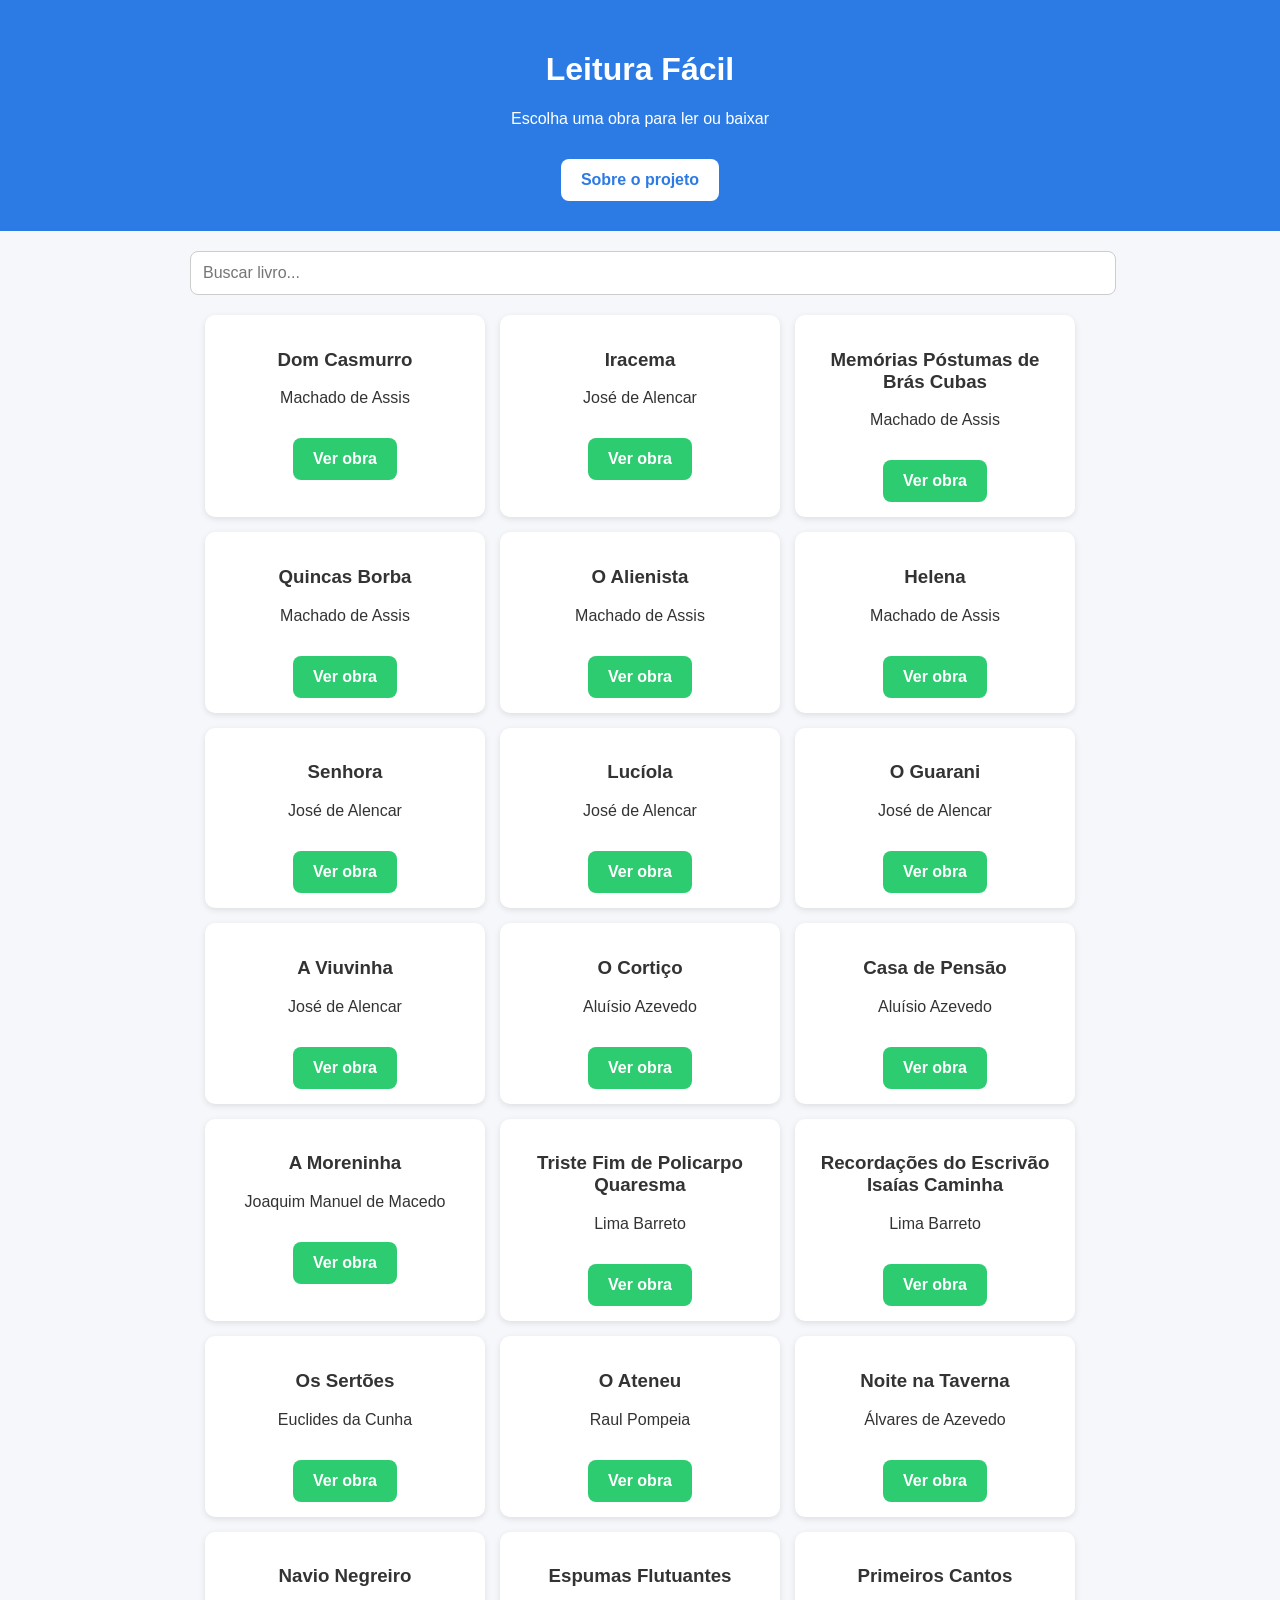
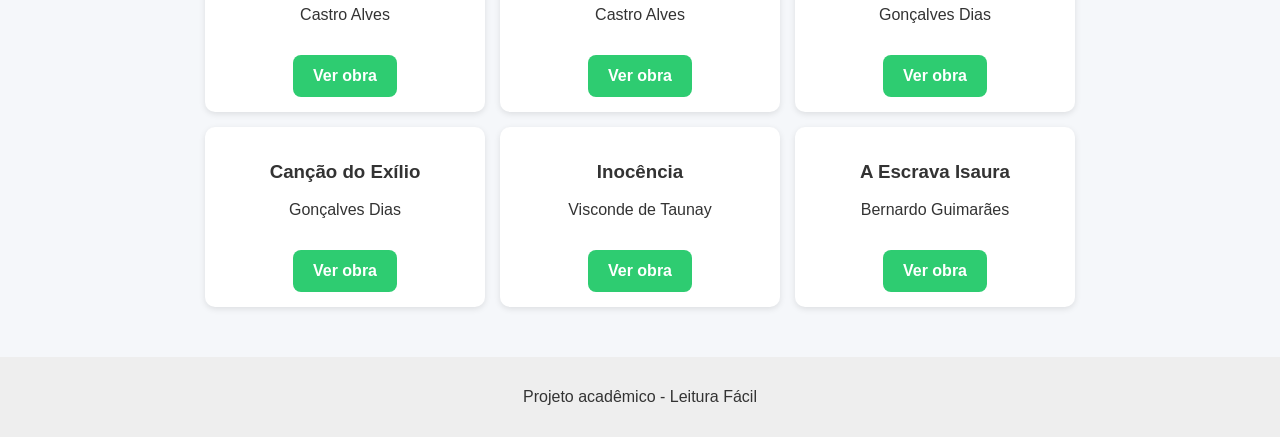
<file: index.html>
<!DOCTYPE html>
<html lang="pt-BR">
<head><!-- Google tag (gtag.js) -->
<script async src="https://www.googletagmanager.com/gtag/js?id=G-61JDYXYPS8"></script>
<script>
  window.dataLayer = window.dataLayer || [];
  function gtag(){dataLayer.push(arguments);}
  gtag('js', new Date());

  gtag('config', 'G-61JDYXYPS8');
</script>

    <meta charset="UTF-8">
    <meta name="viewport" content="width=device-width, initial-scale=1.0">

    <title>Leitura Fácil | Obras em Domínio Público</title>

    <meta name="description" content="Acesso simples e gratuito a obras literárias em domínio público para estudantes e professores.">

    <link rel="stylesheet" href="css/style.css">
</head>

<body>

    <header class="header">
        <h1>Leitura Fácil</h1>

        <p>Escolha uma obra para ler ou baixar</p>

        <a href="sobre.html" class="btn btn-header">
            Sobre o projeto
        </a>
    </header>

    <main class="container">

        <input 
            type="text"
            id="busca"
            placeholder="Buscar livro..."
            onkeyup="filtrarLivros()"
            class="search"
        >

        <div id="lista-livros" class="features">
        </div>

    </main>

    <footer class="footer">
        <p>Projeto acadêmico - Leitura Fácil</p>
    </footer>

    <script src="js/script.js"></script>

</body>
</html>
</file>
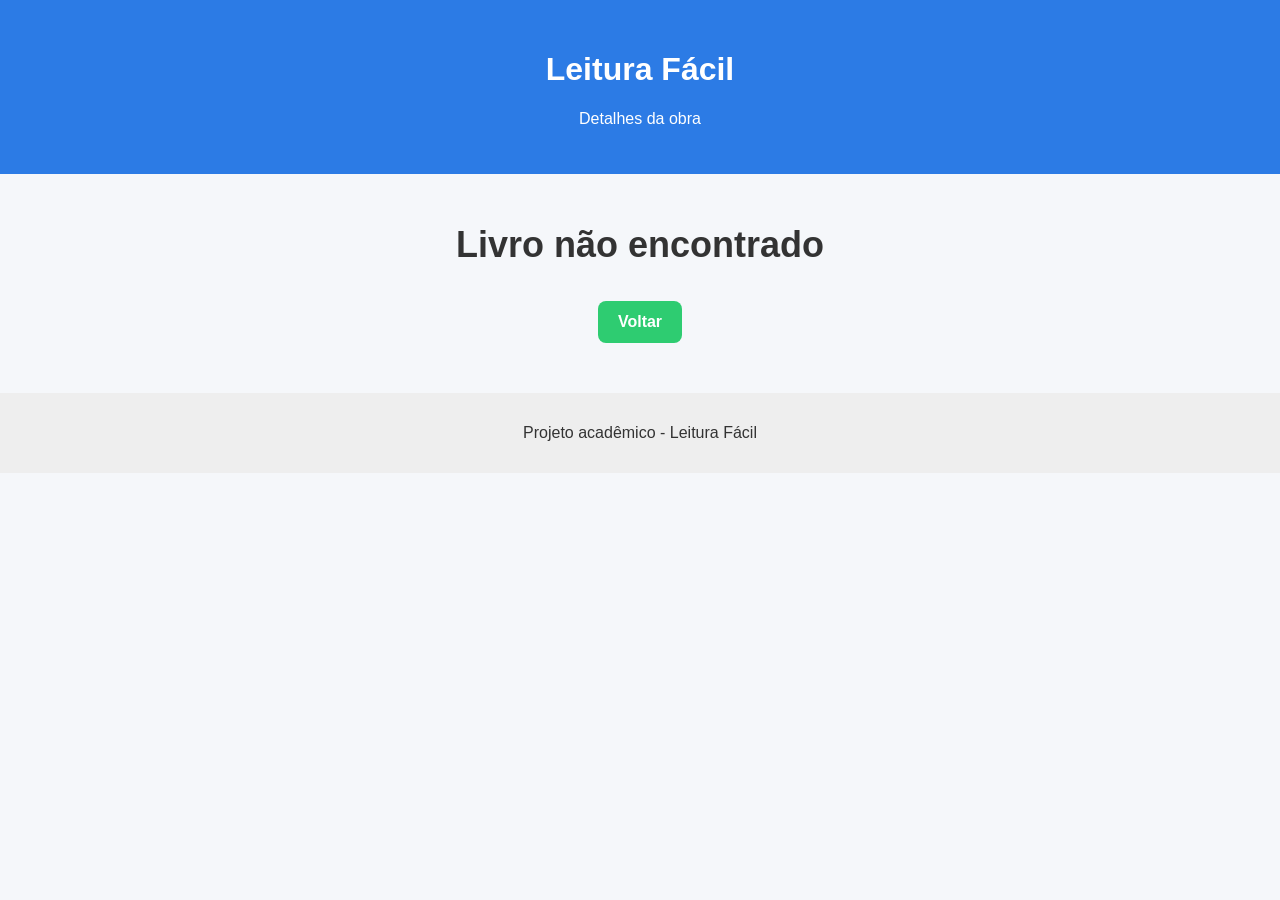
<file: livro.html>
<!DOCTYPE html>
<html lang="pt-BR">
<head><!-- Google tag (gtag.js) -->
<script async src="https://www.googletagmanager.com/gtag/js?id=G-61JDYXYPS8"></script>
<script>
  window.dataLayer = window.dataLayer || [];
  function gtag(){dataLayer.push(arguments);}
  gtag('js', new Date());

  gtag('config', 'G-61JDYXYPS8');
</script>

    <meta charset="UTF-8">
    <meta name="viewport" content="width=device-width, initial-scale=1.0">

    <title>Leitura Fácil - Livro</title> 

    <link rel="stylesheet" href="css/style.css">
</head>

<body>

    <header class="header">
        <h1>Leitura Fácil</h1>
        <p>Detalhes da obra</p>
    </header>

    <main class="container">

        <div id="detalhes-livro" class="livro-detalhe">
            <p>Carregando livro...</p>
        </div>

        <div style="text-align: center; margin-top: 20px;">
            <a href="index.html" class="btn">
                Voltar
            </a>
        </div>

    </main>

    <footer class="footer">
        <p>Projeto acadêmico - Leitura Fácil</p>
    </footer>

    <script>

        async function carregarLivro() {

            const params = new URLSearchParams(window.location.search);

            const id = parseInt(params.get("id"));

            const response = await fetch("data/livros.json");

            const livros = await response.json();

            const livro = livros.find(l => l.id === id);

            const container = document.getElementById("detalhes-livro");

            if (!livro) {
                container.innerHTML = `
                    <h2>Livro não encontrado</h2>
                `;
                return;
            }

            container.innerHTML = `
                <h2>${livro.titulo}</h2>

                <p>
                    <strong>Autor:</strong>
                    ${livro.autor}
                </p>
                
                <p class="fonte">
                    <strong>Fonte:</strong>
                        ${livro.fonte}
                </p>

                <p>
                    <strong>Descrição:</strong>
                    ${livro.descricao}
                </p>

                <a href="${livro.link}" target="_blank" class="btn">
                    Ler obra
                </a>


            `;
        }

        carregarLivro();

    </script>

</body>
</html>
</file>
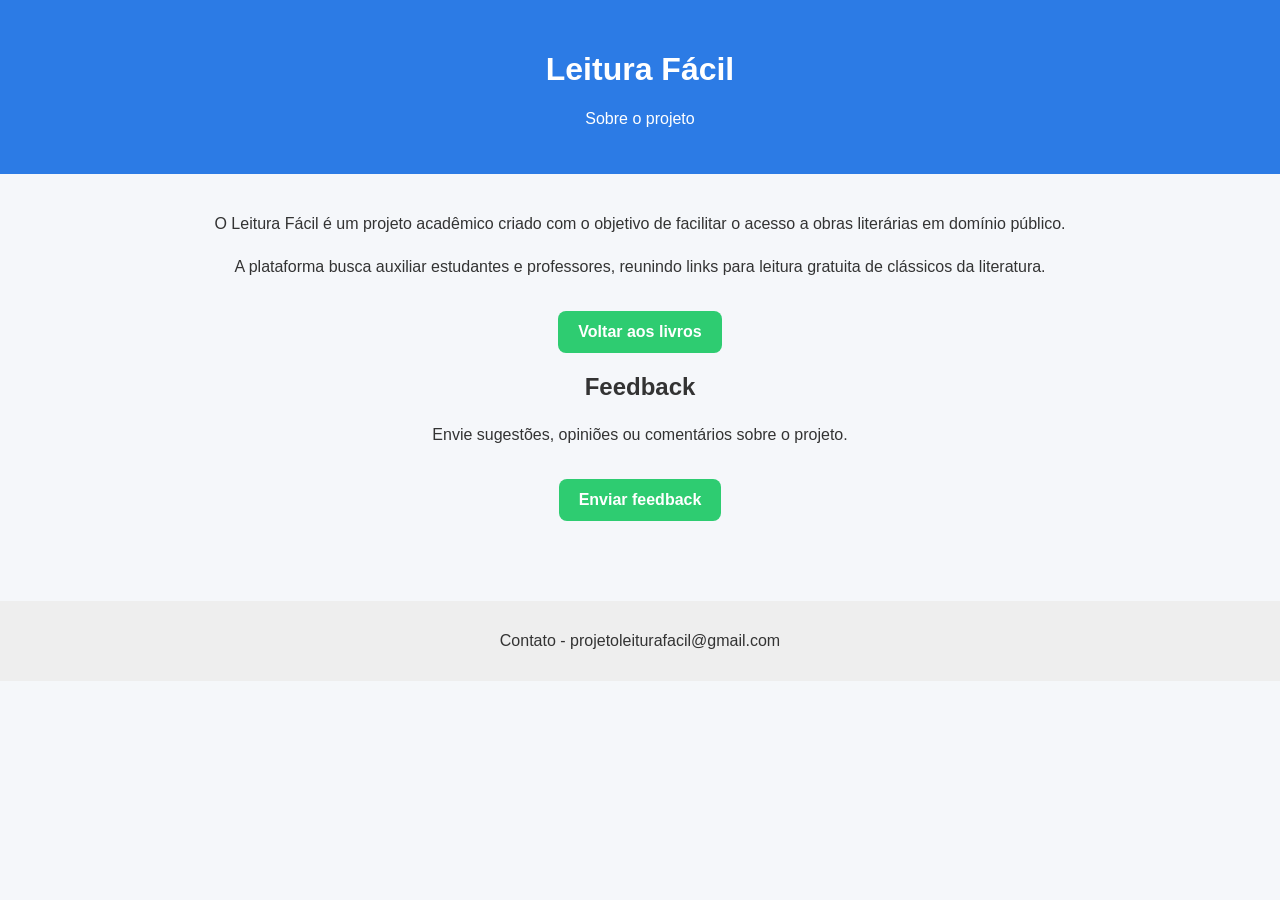
<file: sobre.html>
<!DOCTYPE html>
<html lang="pt-BR">
<head><!-- Google tag (gtag.js) -->
<script async src="https://www.googletagmanager.com/gtag/js?id=G-61JDYXYPS8"></script>
<script>
  window.dataLayer = window.dataLayer || [];
  function gtag(){dataLayer.push(arguments);}
  gtag('js', new Date());

  gtag('config', 'G-61JDYXYPS8');
</script>

  <meta charset="UTF-8">
  <meta name="viewport" content="width=device-width, initial-scale=1.0">

  <title>Sobre - Leitura Fácil</title>

  <link rel="stylesheet" href="css/style.css">
</head>

<body>

  <header class="header">
    <h1>Leitura Fácil</h1>
    <p>Sobre o projeto</p>
  </header>

  <main class="container">

    <section class="intro">

      <p>
        O Leitura Fácil é um projeto acadêmico criado com o objetivo
        de facilitar o acesso a obras literárias em domínio público.
      </p>

      <p>
        A plataforma busca auxiliar estudantes e professores,
        reunindo links para leitura gratuita de clássicos da literatura.
      </p>

      <a href="index.html" class="btn">
        Voltar aos livros
      </a>

      <h2>Feedback</h2>

      <p>Envie sugestões, opiniões ou comentários sobre o projeto.</p>

      <a href="https://forms.gle/4C2rR49KX8Nstwoh7" target="_blank" class="btn">Enviar feedback</a>


    </section>

  </main>

  <footer class="footer">
    <p>Contato - projetoleiturafacil@gmail.com</p>
  </footer>

</body>
</html>
</file>
<file: css/style.css>
body {
  margin: 0;
  font-family: Arial, sans-serif;
  background-color: #f5f7fa;
  color: #333;
}

.header {
  background-color: #2c7be5;
  color: white;
  text-align: center;
  padding: 30px 20px;
}

.container {
  padding: 20px;
  max-width: 900px;
  margin: auto;
}

.intro {
  text-align: center;
  margin-bottom: 30px;
}

.btn {
  display: inline-block;
  margin-top: 15px;
  padding: 12px 20px;
  background-color: #2ecc71;
  color: white;
  text-decoration: none;
  border-radius: 8px;
  font-weight: bold;
}

.btn:hover {
  background-color: #27ae60;
}

.features {
  display: flex;
  gap: 15px;
  flex-wrap: wrap;
  justify-content: center;
}

.card {
  background-color: white;
  padding: 15px;
  border-radius: 10px;
  width: 250px;
  text-align: center;
  box-shadow: 0 2px 6px rgba(0,0,0,0.1);
}

.footer {
  text-align: center;
  padding: 15px;
  background-color: #eee;
  margin-top: 30px;
}

.search {
  width: 100%;
  padding: 12px;
  margin-bottom: 20px;
  border-radius: 8px;
  border: 1px solid #ccc;
  font-size: 16px;
}

.btn-header {
  background-color: white;
  color: #2c7be5;
}

.btn-header:hover {
  background-color: #f0f0f0;
}

.livro-detalhe {
  max-width: 700px;
  margin: auto;
  text-align: center;
}

.livro-detalhe h2 {
  font-size: 36px;
  margin-bottom: 10px;
}

.livro-detalhe p {
  font-size: 18px;
  line-height: 1.6;
}

.intro p {
  line-height: 1.7;
}

.card {
  transition: transform 0.2s, box-shadow 0.2s;
}

.card:hover {
  transform: translateY(-5px);
  box-shadow: 0 6px 14px rgba(0,0,0,0.15);
}

@media (max-width: 600px) {

  .card {
    width: 100%;
  }

  .livro-detalhe h2 {
    font-size: 28px;
  }

}
</file>
